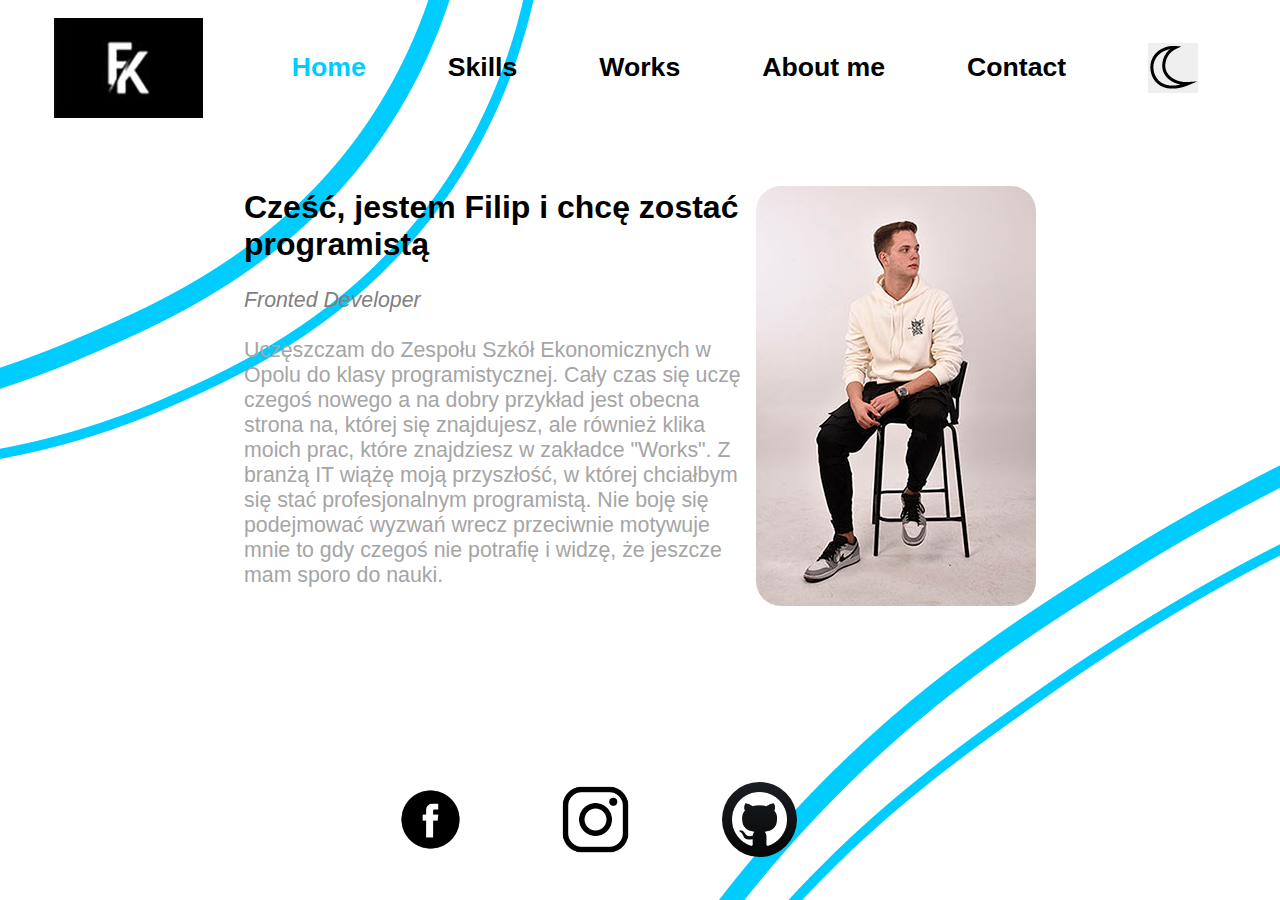
<file: index.html>
<!DOCTYPE html>
<html>
  <head>
    <meta charset="UTF-8" />
    <title>Filip Karasiewicz student</title>
    <link href="styl.css" rel="stylesheet" />
    <link rel="icon" type="image/png" href="logo-pasek.jpg" />
  </head>

  <body>
    <section class="hd-main">
      <header class="icon">
        <img src="logo.jpg" alt="logo" />
        <!--https://www.creativefabrica.com/pl/product/monogram-fk-logo/ -->
      </header>
      <header class="links">
        <a href="index.html" class="bookmarks-active">Home</a>
        <a href="skills.html" class="bookmarks">Skills</a>
        <ul></ul>
        <a href="works.html" class="bookmarks">Works</a>
        <ul></ul>
        <a href="aboutme.html" class="bookmarks">About me</a>
        <a href="contact.html" class="bookmarks">Contact</a>
        <button id="mood"></button>
      </header>
    </section>

    <section class="info-main">
      <section class="info">
        <p>
          <b>Cześć, jestem Filip i chcę zostać programistą</b><br /><br />
          <i>Fronted Developer</i><br /><br />
          Uczęszczam do Zespołu Szkół Ekonomicznych w Opolu do klasy
          programistycznej. Cały czas się uczę czegoś nowego a na dobry przykład
          jest obecna strona na, której się znajdujesz, ale również klika moich
          prac, które znajdziesz w zakładce "Works". Z branżą IT wiążę moją
          przyszłość, w której chciałbym się stać profesjonalnym programistą.
          Nie boję się podejmować wyzwań wrecz przeciwnie motywuje mnie to gdy
          czegoś nie potrafię i widzę, że jeszcze mam sporo do nauki.
        </p>
      </section>

      <section class="photo">
        <img src="photo.JPG" alt="photo-of-me" class="me" />
      </section>
    </section>

    <footer class="social">
      <a
        href="https://www.facebook.com/profile.php?id=100017746593643"
        target="_blank"
      >
        <img src="fblogo.png" alt="Facebook" />
      </a>
      <a href="https://www.instagram.com/filip_karasiewicz/" target="_blank">
        <img src="iglogo.png" alt="Instagram" />
      </a>
      <a href="https://github.com/Karaskiee" target="_blank">
        <img src="GitHub-Mark.png" alt="kontakt" style="border-radius: 50%" />
      </a>
    </footer>
  </body>
</html>
</file>
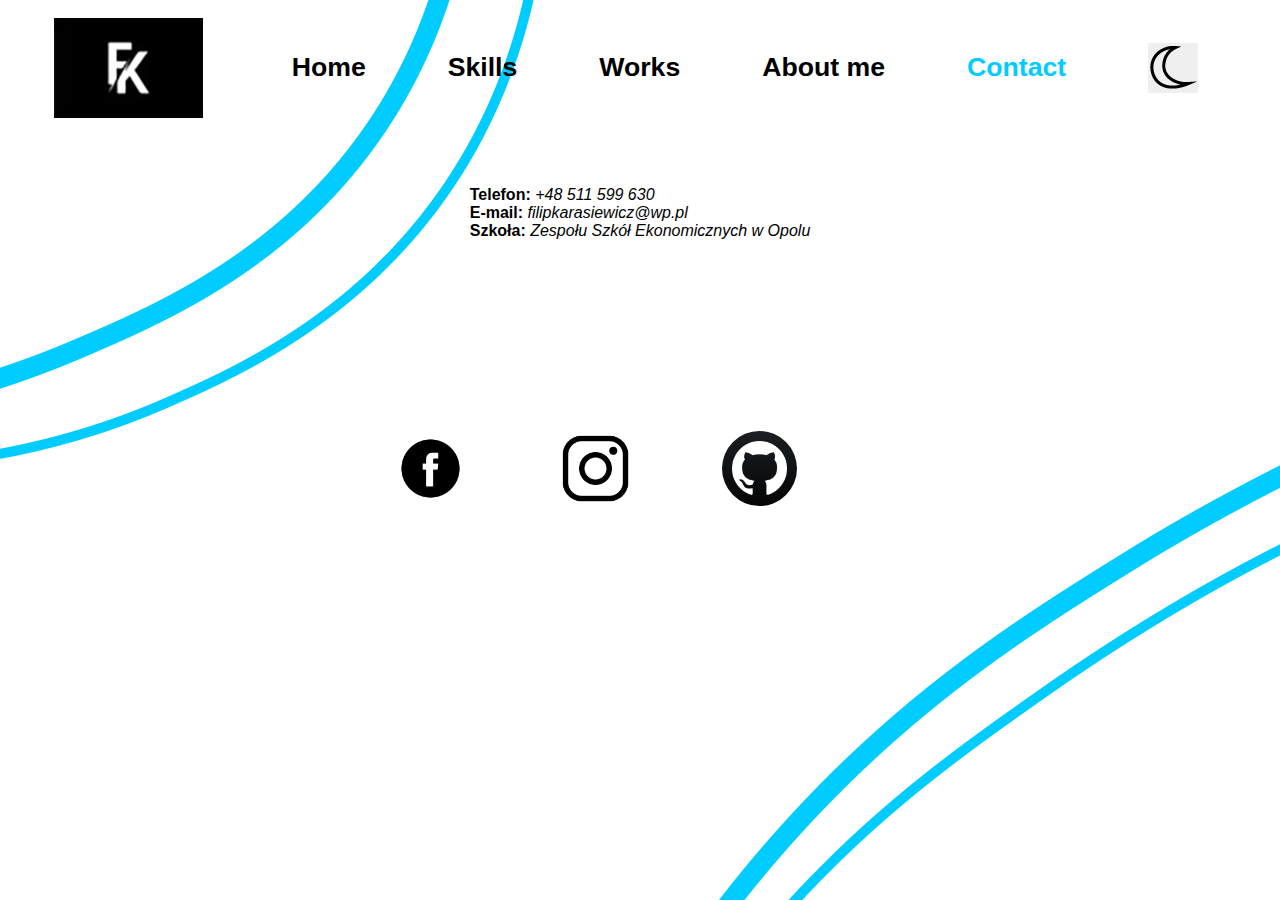
<file: contact.html>
<!DOCTYPE html>
<html>
  <head>
    <meta charset="UTF-8" />
    <title>Filip Karasiewicz Contact</title>
    <link href="styl.css" rel="stylesheet" />
    <link rel="icon" type="image/png" href="logo-pasek.jpg" />
  </head>

  <body>
    <section class="hd-main">
      <header class="icon">
        <img src="logo.jpg" alt="logo" />
        <!--https://www.creativefabrica.com/pl/product/monogram-fk-logo/ -->
      </header>
      <header class="links">
        <a href="index.html" class="bookmarks">Home</a>
        <a href="skills.html" class="bookmarks">Skills</a>
        <ul></ul>
        <a href="works.html" class="bookmarks">Works</a>
        <ul></ul>
        <a href="aboutme.html" class="bookmarks">About me</a>
        <a href="contact.html" class="bookmarks-active">Contact</a>
        <button id="mood"></button>
      </header>
    </section>

    <section class="info-main">
      <p>
        <b>Telefon: </b> <i>+48 511 599 630</i><br />
        <b>E-mail: </b> <i>filipkarasiewicz@wp.pl</i><br />
        <b>Szkoła: </b> <i>Zespołu Szkół Ekonomicznych w Opolu</i>
      </p>
    </section>

    <footer class="social">
      <a
        href="https://www.facebook.com/profile.php?id=100017746593643"
        target="_blank"
      >
        <img src="fblogo.png" alt="Facebook" />
      </a>
      <a href="https://www.instagram.com/filip_karasiewicz/" target="_blank">
        <img src="iglogo.png" alt="Instagram" />
      </a>
      <a href="https://github.com/Karaskiee" target="_blank">
        <img src="GitHub-Mark.png" alt="kontakt" style="border-radius: 50%" />
      </a>
    </footer>
  </body>
</html>
</file>
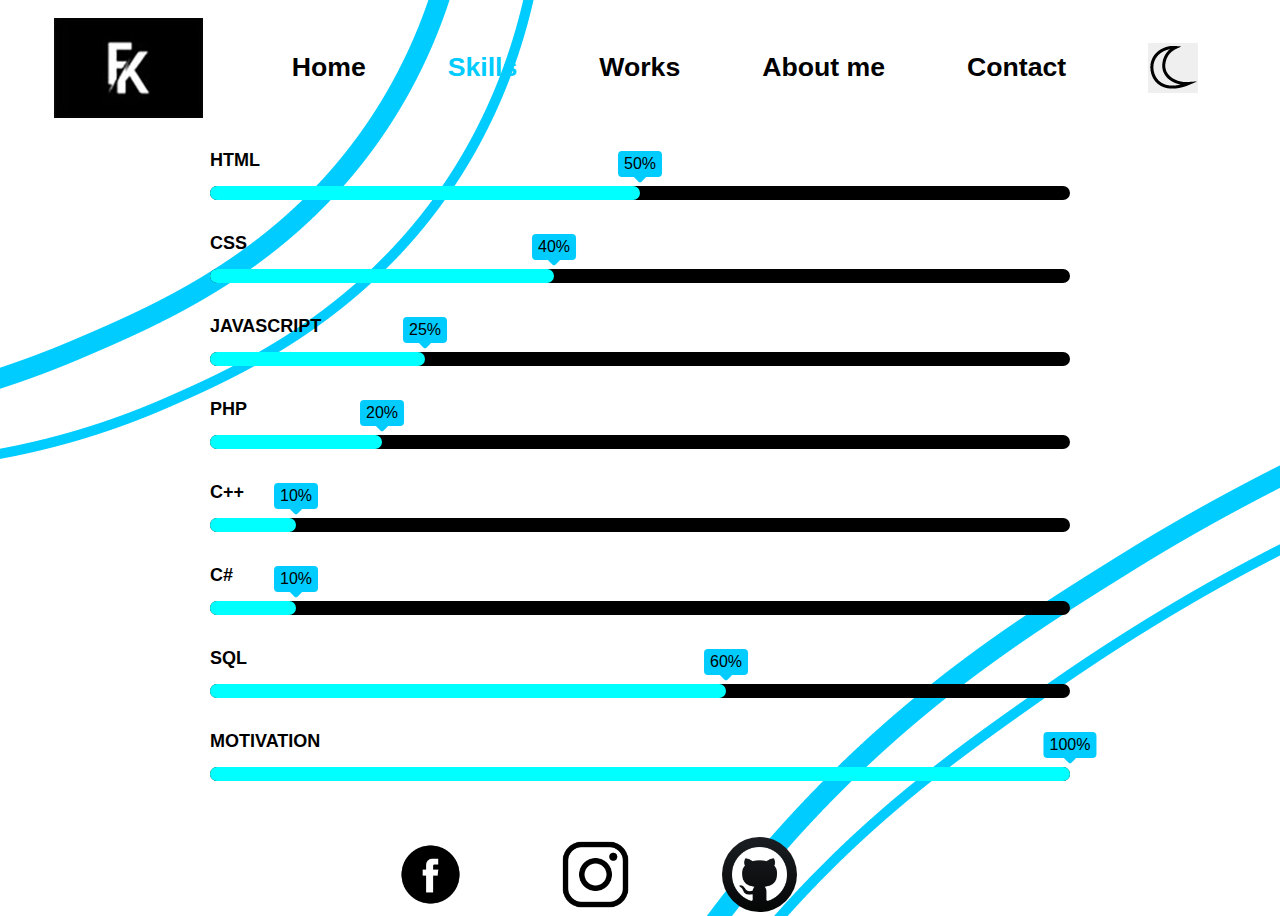
<file: skills.html>
<!DOCTYPE html>
<html>
  <head>
    <meta charset="UTF-8" />
    <title>Filip Karasiewicz Skills</title>
    <link href="styl.css" rel="stylesheet" />
    <link rel="icon" type="image/png" href="logo-pasek.jpg" />
  </head>

  <body>
    <section class="hd-main">
      <header class="icon">
        <img src="logo.jpg" alt="logo" />
        <!--https://www.creativefabrica.com/pl/product/monogram-fk-logo/ -->
      </header>

      <header class="links">
        <a href="index.html" class="bookmarks">Home</a>
        <a href="skills.html" class="bookmarks-active">Skills</a>
        <ul></ul>
        <a href="works.html" class="bookmarks">Works</a>
        <ul></ul>
        <a href="aboutme.html" class="bookmarks">About me</a>
        <a href="contact.html" class="bookmarks">Contact</a>
        <button id="mood"></button>
      </header>
    </section>

    <section class="info-skills">
      <div class="skill">
        <div class="skill-name">HTML</div>
        <div class="skill-bar">
          <div class="skill-per" per="50%" style="max-width: 50%"></div>
        </div>
      </div>
      <br />

      <div class="skill">
        <div class="skill-name">CSS</div>
        <div class="skill-bar">
          <div class="skill-per" per="40%" style="max-width: 40%"></div>
        </div>
      </div>
      <br />

      <div class="skill">
        <div class="skill-name">JavaScript</div>
        <div class="skill-bar">
          <div class="skill-per" per="25%" style="max-width: 25%"></div>
        </div>
      </div>
      <br />

      <div class="skill">
        <div class="skill-name">PHP</div>
        <div class="skill-bar">
          <div class="skill-per" per="20%" style="max-width: 20%"></div>
        </div>
      </div>
      <br />

      <div class="skill">
        <div class="skill-name">C++</div>
        <div class="skill-bar">
          <div class="skill-per" per="10%" style="max-width: 10%"></div>
        </div>
      </div>
      <br />

      <div class="skill">
        <div class="skill-name">C#</div>
        <div class="skill-bar">
          <div class="skill-per" per="10%" style="max-width: 10%"></div>
        </div>
      </div>
      <br />

      <div class="skill">
        <div class="skill-name">SQL</div>
        <div class="skill-bar">
          <div class="skill-per" per="60%" style="max-width: 60%"></div>
        </div>
      </div>
      <br />

      <div class="skill">
        <div class="skill-name">Motivation</div>
        <div class="skill-bar">
          <div class="skill-per" per="100%" style="max-width: 100%"></div>
        </div>
      </div>
      <br />
    </section>

    <footer class="social-skill">
      <a
        href="https://www.facebook.com/profile.php?id=100017746593643"
        target="_blank"
      >
        <img src="fblogo.png" alt="Facebook" />
      </a>
      <a href="https://www.instagram.com/filip_karasiewicz/" target="_blank">
        <img src="iglogo.png" alt="Instagram" />
      </a>
      <a href="https://github.com/Karaskiee" target="_blank">
        <img src="GitHub-Mark.png" alt="kontakt" style="border-radius: 50%" />
      </a>
    </footer>
  </body>
</html>
</file>
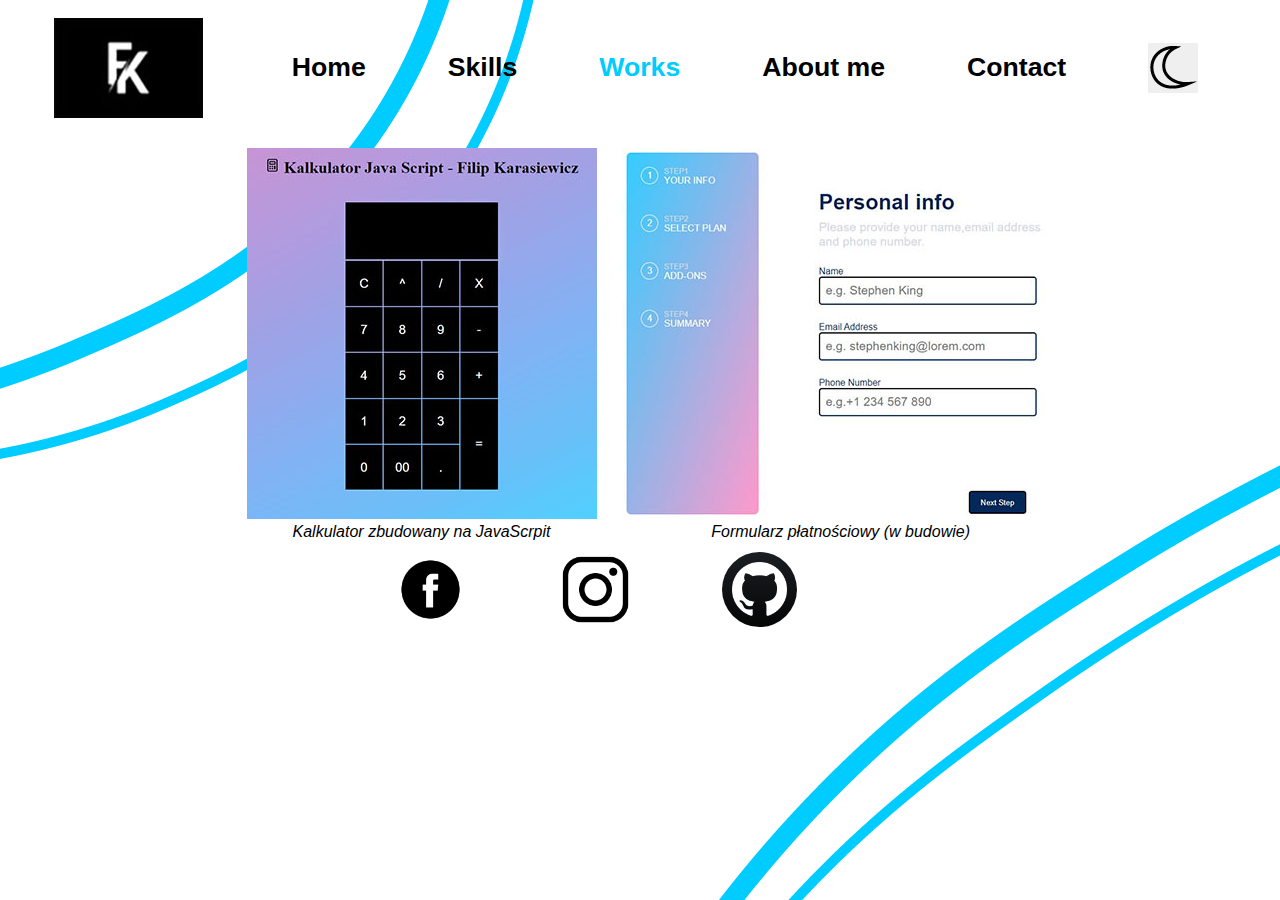
<file: works.html>
<!DOCTYPE html>
<html>
  <head>
    <meta charset="UTF-8" />
    <title>Filip Karasiewicz student</title>
    <link href="styl.css" rel="stylesheet" />
    <link rel="icon" type="image/png" href="logo-pasek.jpg" />
  </head>

  <body>
    <section class="hd-main">
      <header class="icon">
        <img src="logo.jpg" alt="logo" />
        <!--https://www.creativefabrica.com/pl/product/monogram-fk-logo/ -->
      </header>
      <header class="links">
        <a href="index.html" class="bookmarks">Home</a>
        <a href="skills.html" class="bookmarks">Skills</a>
        <ul></ul>
        <a href="works.html" class="bookmarks-active">Works</a>
        <ul></ul>
        <a href="aboutme.html" class="bookmarks">About me</a>
        <a href="contact.html" class="bookmarks">Contact</a>
        <button id="mood"></button>
      </header>
    </section>

    <section class="main-works">
      <section class="works-example">
        <a href="Kalkulator/index.html" target="_blank">
          <img src="kalkulator-photo.jpg" alt="kalkulator-praca" />
        </a>
        <p><i>Kalkulator zbudowany na JavaScrpit</i></p>
      </section>

      <section class="works-example">
        <a href="formularz-platnosci/index.html" target="_blank">
          <img src="formularz-photo.jpg" alt="kalkulator-praca" />
        </a>
        <p><i>Formularz płatnościowy (w budowie)</i></p>
      </section>
    </section>

    <footer class="social-works">
      <a
        href="https://www.facebook.com/profile.php?id=100017746593643"
        target="_blank"
      >
        <img src="fblogo.png" alt="Facebook" />
      </a>
      <a href="https://www.instagram.com/filip_karasiewicz/" target="_blank">
        <img src="iglogo.png" alt="Instagram" />
      </a>
      <a href="https://github.com/Karaskiee" target="_blank">
        <img src="GitHub-Mark.png" alt="kontakt" style="border-radius: 50%" />
      </a>
    </footer>
  </body>
</html>
</file>
<file: styl.css>
/* home&concat */
* {
  margin: 0;
  padding: 0;
  box-sizing: border-box;
  font-family: Helvetica, sans-serif;
}
body {
  height: 100vh;
  width: 100vw;
  background-image: url(tlo.png);
  background-repeat: repeat-y;
  scroll-behavior: smooth;
}
.hd-main {
  display: flex;
}
.icon {
  display: flex;
  justify-content: center;
  align-items: center;
  height: 15vh;
  width: 20vw;
}
.links {
  display: flex;
  align-items: center;
  justify-content: end;
  height: 15vh;
  width: 80vw;
}
.bookmarks {
  display: flex;
  margin-right: 8%;
  font-size: 20pt;
  font-weight: bold;
  text-decoration: none;
  color: black;
}
.bookmarks-active {
  display: flex;
  margin-right: 8%;
  font-size: 20pt;
  font-weight: bold;
  text-decoration: none;
  color: #00ccff;
}
.bookmarks:hover {
  color: #00ccff;
}
#mood {
  display: flex;
  background-image: url("moodicon.png");
  height: 50px;
  width: 50px;
  margin-right: 8%;
  border: none;
}
.info-main {
  display: flex;
  justify-content: center;
  margin-top: 4%;
}
.info {
  display: flex;
  align-items: center;
  width: 40vw;
  height: 45vh;
  font-size: 16pt;
  color: rgb(165, 165, 165);
}
.info b {
  font-size: 24pt;
  color: black;
}
.info i {
  color: grey;
}
.photo {
  height: 45vh;
}
.me {
  border-radius: 25px;
}
.social {
  clear: both;
  height: 30vh;
  display: flex;
  justify-content: center;
  align-items: end;
}
.social img {
  height: 75px;
  width: 75px;
}
.social a {
  margin-right: 7%;
}

/*Skills*/

.info-skills {
  display: flex;
  align-items: center;
  justify-content: center;
  flex-direction: column;
}
.skill {
  width: 100%;
  max-width: 900px;
  padding: 0 20px;
}
.skill-name {
  font-size: 18px;
  font-weight: 700;
  text-transform: uppercase;
  margin: 15px 0;
}
.skill-bar {
  height: 14px;
  background-color: black;
  border-radius: 8px;
}
.skill-per {
  height: 14px;
  background-color: #00ffff;
  border-radius: 8px;
  position: relative;
  animation: fillBars 2.5s 1;
}
.skill-per::before {
  content: attr(per);
  position: absolute;
  padding: 4px 6px;
  background-color: #00ccff;
  border-radius: 4px;
  font-size: 12pt;
  top: -35px;
  right: 0px;
  transform: translateX(50%);
}
.skill-per::after {
  content: "";
  position: absolute;
  width: 10px;
  height: 10px;
  background-color: #00ccff;
  top: -15px;
  right: 0;
  transform: translateX(50%) rotate(45deg);
  border-radius: 2px;
}
@keyframes fillBars {
  from {
    width: 0;
  }
  to {
    width: 100%;
  }
}
.social-skill {
  clear: both;
  height: 13vh;
  display: flex;
  justify-content: center;
  align-items: end;
}
.social-skill img {
  height: 75px;
  width: 75px;
}
.social-skill a {
  margin-right: 7%;
}

/*about-me*/

.info-aboutme {
  width: 100vw;
  display: flex;
  justify-content: center;
}
.text-main {
  display: flex;
  align-items: center;
  width: 35vw;
  height: 30vh;
  font-size: 12pt;
  color: black;
}
.photo-aboutme {
  display: flex;
  width: 10vw;
  height: 30vh;
}
.social-aboutme {
  clear: both;
  height: 20vh;
  display: flex;
  justify-content: center;
  align-items: end;
}
.social-aboutme img {
  height: 75px;
  width: 75px;
}
.social-aboutme a {
  margin-right: 7%;
}

/* works */

.main-works {
  display: flex;
  justify-content: center;
  margin-top: 1%;
}
.works-example {
  text-align: center;
  margin-left: 2%;
}
.social-works {
  clear: both;
  height: 10vh;
  display: flex;
  justify-content: center;
  align-items: end;
}
.social-works img {
  height: 75px;
  width: 75px;
}
.social-works a {
  margin-right: 7%;
}
</file>
